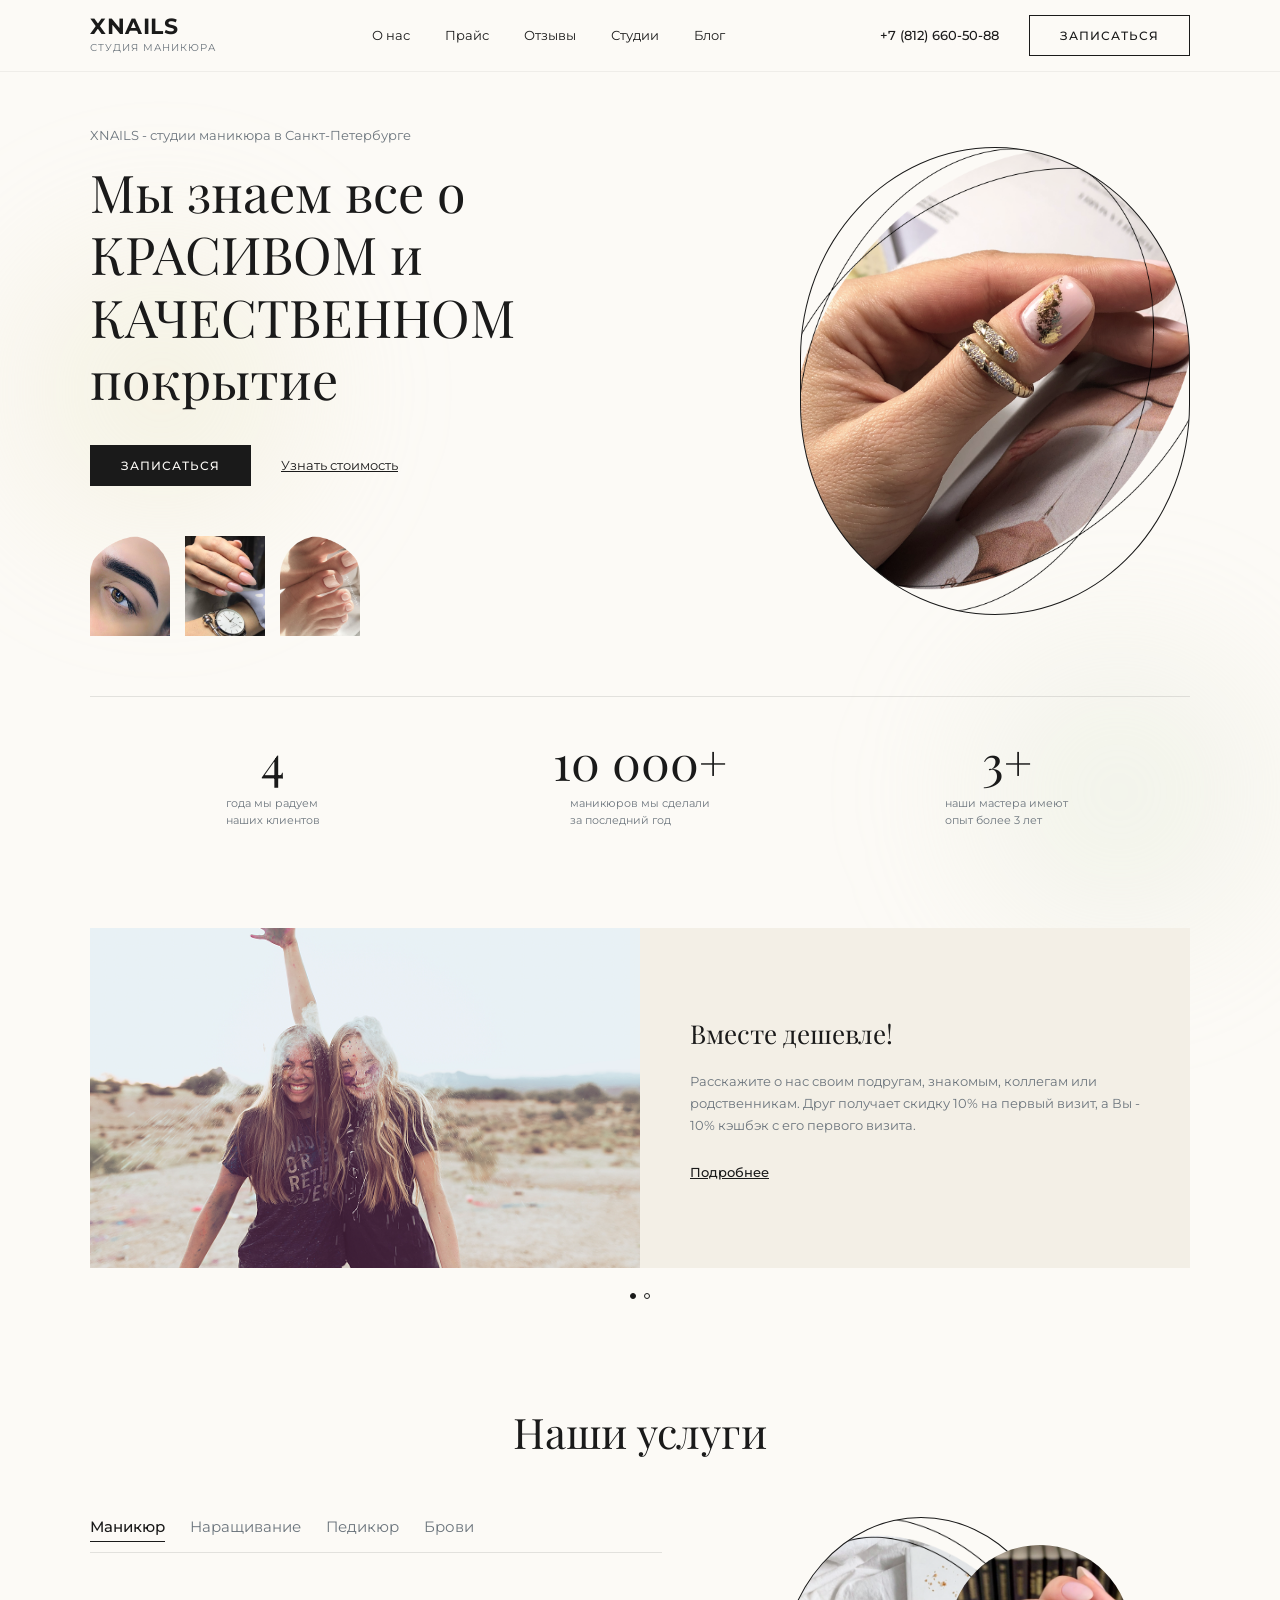
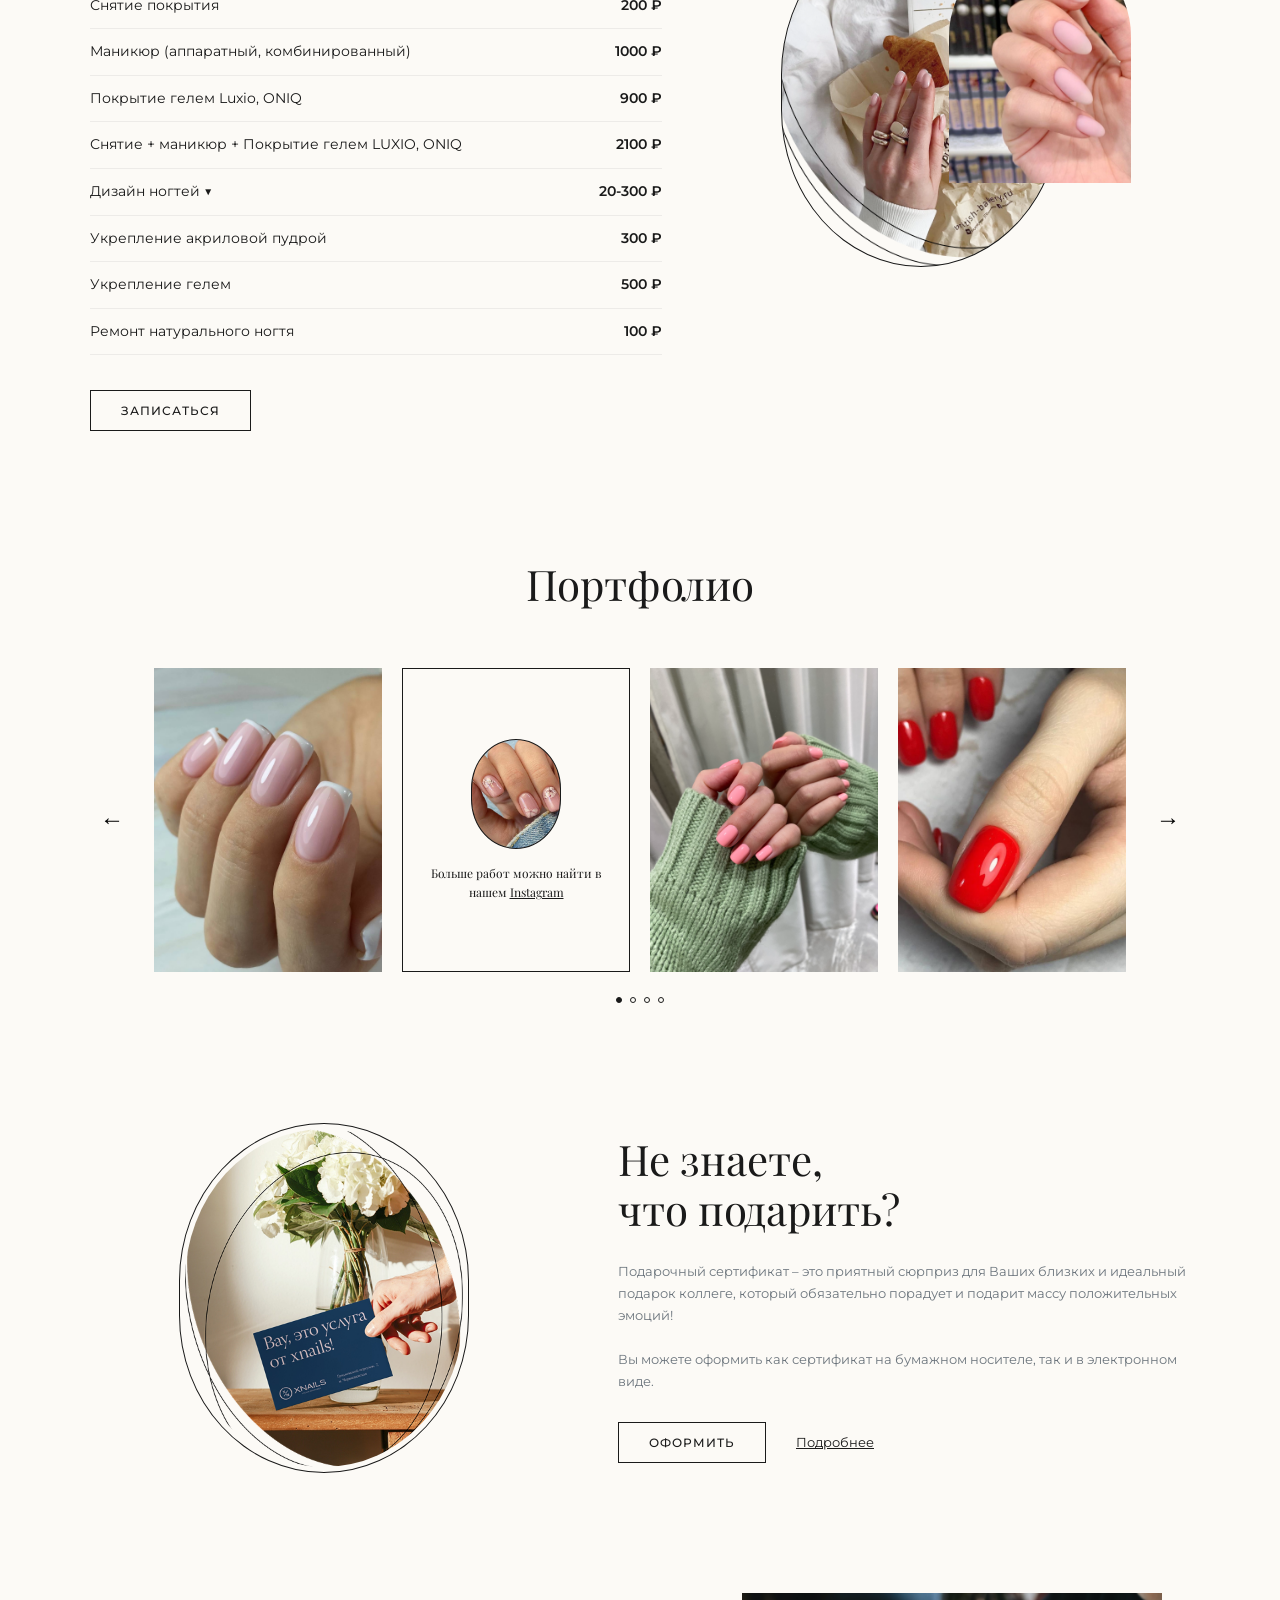
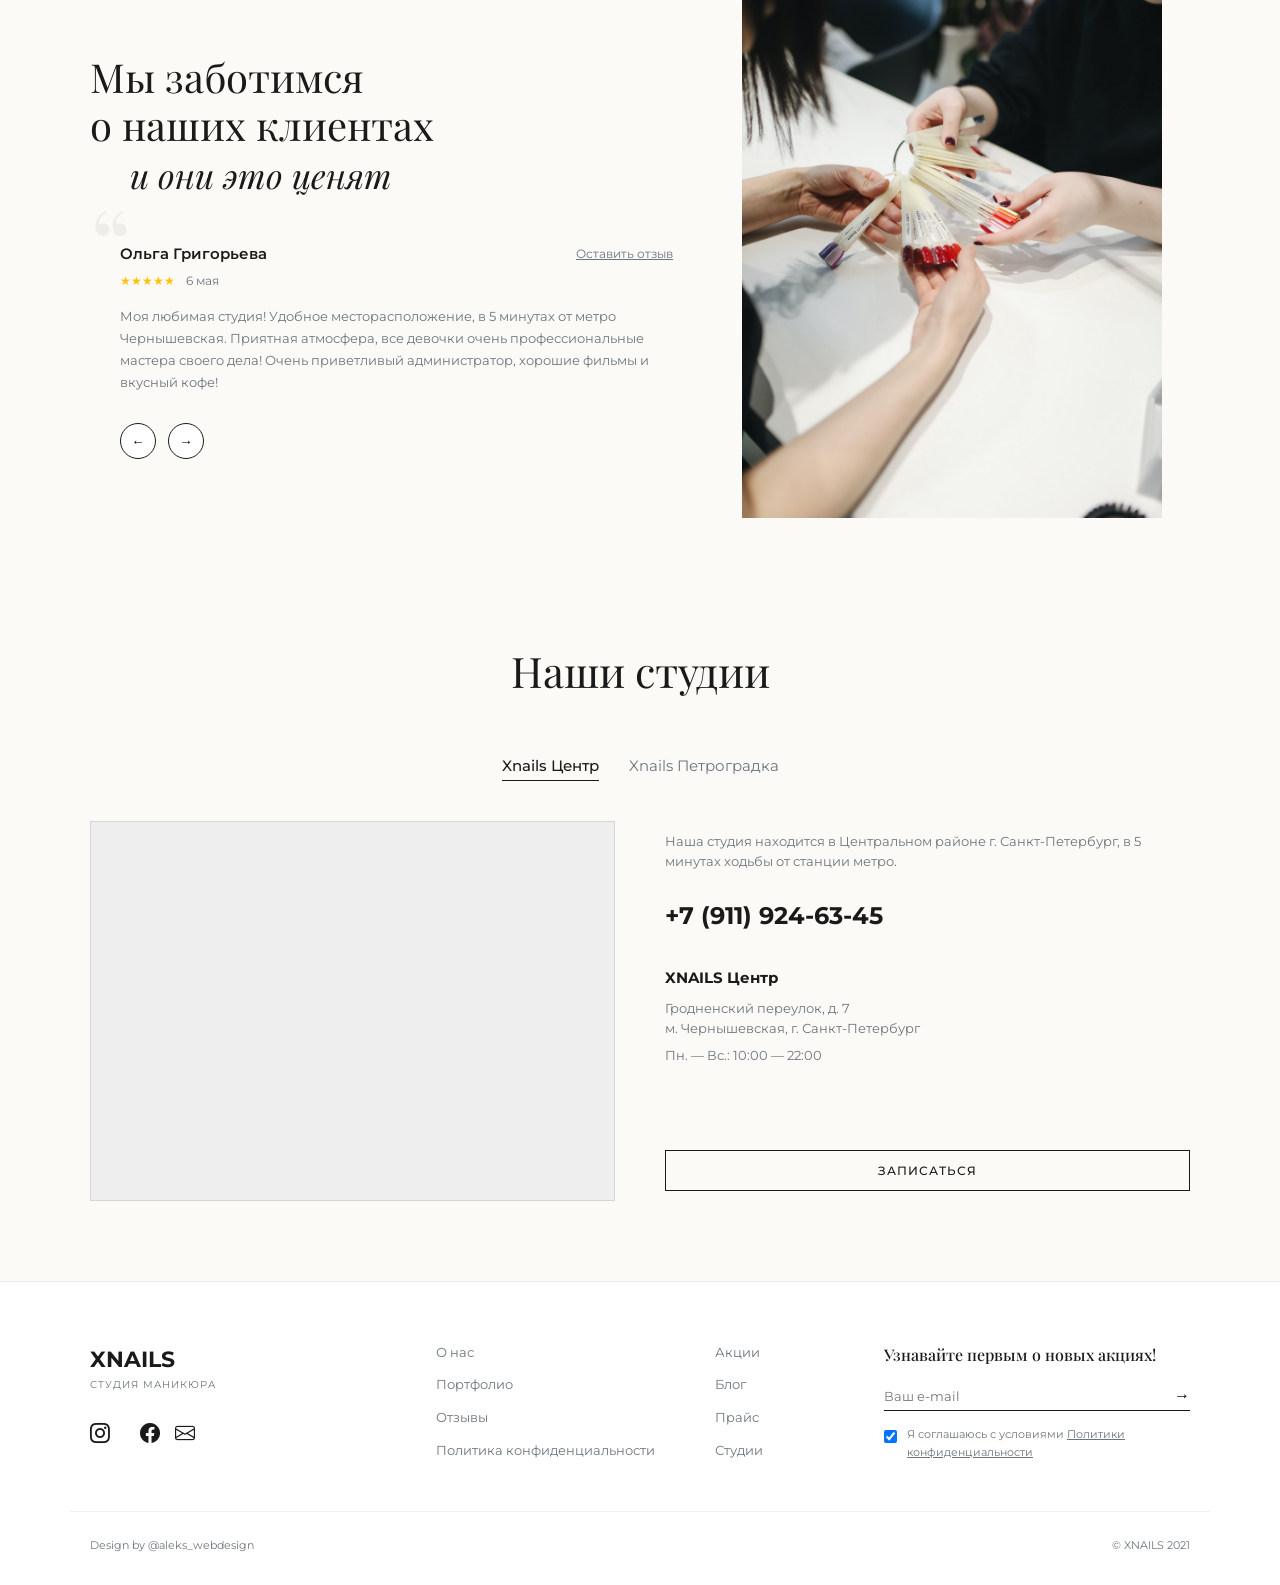
<file: manual-layout/index.html>
<!DOCTYPE html>
<html lang="ru">
<head>
    <meta charset="UTF-8">
    <meta name="viewport" content="width=device-width, initial-scale=1.0">
    <title>XNAILS — студии маникюра в Санкт-Петербурге</title>
    <link rel="preconnect" href="https://fonts.googleapis.com">
    <link rel="preconnect" href="https://fonts.gstatic.com" crossorigin>
    <link href="https://fonts.googleapis.com/css2?family=Montserrat:wght@300;400;500;600;700&family=Playfair+Display:ital,wght=0,400;0,500;1,400&display=swap" rel="stylesheet">
    <link rel="stylesheet" href="https://cdn.jsdelivr.net/npm/bootstrap-icons@1.11.3/font/bootstrap-icons.min.css">
    <link rel="stylesheet" href="style.css">
    <script src="https://api-maps.yandex.ru/2.1/?lang=ru_RU"></script>
</head>
<body>

    <header class="header">
        <div class="container header__container">
            <a href="#" class="logo">
                <span class="logo__main">XNAILS</span>
                <span class="logo__sub">студия маникюра</span>
            </a>

            <button class="burger-menu" id="burgerToggle" aria-label="Открыть меню">
                <span></span>
                <span></span>
                <span></span>
            </button>

            <nav class="nav" id="mobileNav">
                <ul class="nav__list">
                    <li><a href="#about" class="nav__link">О нас</a></li>
                    <li><a href="#services" class="nav__link">Прайс</a></li>
                    <li><a href="#portfolio" class="nav__link">Отзывы</a></li>
                    <li><a href="#studios" class="nav__link">Студии</a></li>
                    <li><a href="#footer" class="nav__link">Блог</a></li>
                </ul>
            </nav>

            <div class="header__actions">
                <a href="tel:+78126605088" class="header__phone">+7 (812) 660-50-88</a>
                <button class="btn btn--outline" id="headerOrderBtn">Записаться</button>
            </div>
        </div>
    </header>

    <section class="hero" id="about">
        <div class="glow-blur glow-blur--yellow" style="top: 10%; left: -5%;"></div>
        <div class="glow-blur glow-blur--green" style="top: 60%; right: -5%;"></div>
        
        <div class="container hero__container">
            <div class="hero__content">
                <p class="hero__subtitle">XNAILS - студии маникюра в Санкт-Петербурге</p>
                <h1 class="hero__title">Мы знаем все о КРАСИВОМ и КАЧЕСТВЕННОМ покрытие</h1>
                
                <div class="hero__btns">
                    <button class="btn btn--dark" id="heroOrderBtn">Записаться</button>
                    <a href="#services" class="hero__link-more">Узнать стоимость</a>
                </div>

                <div class="hero__thumbs">
                    <img src="images/1.png" alt="Брови" class="hero__thumb-img">
                    <img src="images/2.png" alt="Маникюр" class="hero__thumb-img hero__thumb-img--rect">
                    <img src="images/3.png" alt="Педикюр" class="hero__thumb-img">
                </div>
            </div>

            <div class="hero__visual">
                <div class="hero__main-oval" style="background-image: url('images/main.png');"></div>
            </div>
        </div>

        <div class="container">
            <div class="metrics">
                <div class="metrics__item">
                    <span class="metrics__num">4</span>
                    <p class="metrics__text">года мы радуем<br>наших клиентов</p>
                </div>
                <div class="metrics__item">
                    <span class="metrics__num">10 000+</span>
                    <p class="metrics__text">маникюров мы сделали<br>за последний год</p>
                </div>
                <div class="metrics__item">
                    <span class="metrics__num">3+</span>
                    <p class="metrics__text">наши мастера имеют<br>опыт более 3 лет</p>
                </div>
            </div>
        </div>
    </section>

    <section class="promo">
        <div class="container">
            <div class="promo-banner" id="promoBanner">
                <div class="promo-banner__image" id="promoImage" style="background-image: url('images/free.png');"></div>
                <div class="promo-banner__content">
                    <h2 class="promo-banner__title" id="promoTitle">Вместе дешевле!</h2>
                    <p class="promo-banner__text" id="promoText">Расскажите о нас своим подругам, знакомым, коллегам или родственникам. Друг получает скидку 10% на первый визит, а Вы - 10% кэшбэк с его первого визита.</p>
                    <a href="#" class="promo-banner__link">Подробнее</a>
                </div>
            </div>
            <div class="promo__dots" id="promoDots">
                <span class="dot active" data-slide="0"></span>
                <span class="dot" data-slide="1"></span>
            </div>
        </div>
    </section>

    <section class="services" id="services">
        <div class="container">
            <h2 class="section-title">Наши услуги</h2>
            
            <div class="services__content-grid">
                <div class="services__table-side">
                    <div class="services__tabs" id="servicesTabs">
                        <button class="services__tab-btn active" data-cat="manicure">Маникюр</button>
                        <button class="services__tab-btn" data-cat="extension">Наращивание</button>
                        <button class="services__tab-btn" data-cat="pedicure">Педикюр</button>
                        <button class="services__tab-btn" data-cat="brows">Брови</button>
                    </div>

                    <div class="services__list" id="priceList">
                        </div>

                    <button class="btn btn--outline services__order-btn">Записаться</button>
                </div>

                <div class="services__visual-collage">
                    <div class="collage-oval" style="background-image: url('images/ellipse.png');"></div>
                    <div class="collage-rect" style="background-image: url('images/foto.png');"></div>
                </div>
            </div>
        </div>
    </section>

    <section class="portfolio" id="portfolio">
        <div class="container">
            <h2 class="section-title">Портфолио</h2>
            
            <div class="portfolio__slider-wrapper">
                <button class="portfolio__arrow portfolio__arrow--prev" id="portPrev">←</button>
                
                <div class="portfolio__viewport">
                    <div class="portfolio__track" id="portTrack">
                        <div class="portfolio__slide">
                            <div class="portfolio__img" style="background-image: url('images/1.1.png');"></div>
                        </div>
                        <div class="portfolio__slide">
                            <div class="portfolio__insta-card">
                                <div class="portfolio__insta-oval" style="background-image: url('images/2.2.png');"></div>
                                <p class="portfolio__insta-text">Больше работ можно найти в нашем <a href="#">Instagram</a></p>
                            </div>
                        </div>
                        <div class="portfolio__slide">
                            <div class="portfolio__img" style="background-image: url('images/3.3.png');"></div>
                        </div>
                        <div class="portfolio__slide">
                            <div class="portfolio__img" style="background-image: url('images/4.4.png');"></div>
                        </div>
                    </div>
                </div>

                <button class="portfolio__arrow portfolio__arrow--next" id="portNext">→</button>
            </div>

            <div class="portfolio__dots" id="portDots">
                <span class="dot active"></span>
                <span class="dot"></span>
                <span class="dot"></span>
                <span class="dot"></span>
            </div>
        </div>
    </section>

    <section class="gift">
        <div class="container gift__container">
            <div class="gift__visual">
                <div class="gift__oval-frame">
                    <div class="gift__oval-img" style="background-image: url('images/sertif.png');"></div>
                </div>
            </div>
            <div class="gift__content">
                <h2 class="gift__title">Не знаете,<br>что подарить?</h2>
                <p class="gift__text">Подарочный сертификат – это приятный сюрприз для Ваших близких и идеальный подарок коллеге, который обязательно порадует и подарит массу положительных эмоций!<br><br>Вы можете оформить как сертификат на бумажном носителе, так и в электронном виде.</p>
                <div class="gift__actions">
                    <button class="btn btn--outline">Оформить</button>
                    <a href="#" class="gift__link-more">Подробнее</a>
                </div>
            </div>
        </div>
    </section>

    <section class="reviews">
        <div class="container reviews__container">
            <div class="reviews__content">
                <h2 class="reviews__title">Мы заботимся<br>о наших клиентах<br><span>и они это ценят</span></h2>
                
                <div class="reviews__box-wrapper">
                    <span class="reviews__quote">“</span>
                    <div id="reviewBox">
                        </div>
                    <div class="reviews__nav">
                        <button class="reviews__arrow" id="revPrev">←</button>
                        <button class="reviews__arrow" id="revNext">→</button>
                    </div>
                </div>
            </div>
            <div class="reviews__visual">
                <div class="reviews__main-img" style="background-image: url('images/proces.png');"></div>
            </div>
        </div>
    </section>

    <section class="studios" id="studios">
        <div class="container">
            <h2 class="section-title">Наши студии</h2>
            
            <div class="studios__tabs" id="studioTabs">
                <button class="studios__tab-btn active" data-studio="center">Xnails Центр</button>
                <button class="studios__tab-btn" data-studio="petro">Xnails Петроградка</button>
            </div>

            <div class="studios__grid">
                <div class="studios__map-side">
                    <div id="ymapContainer" class="studios__map-canvas"></div>
                </div>
                <div class="studios__info-side">
                    <div class="studios__info" id="studioInfoBlock">
                        <p class="studios__desc" id="studioDesc">Наша студия находится в Центральном районе г. Санкт-Петербург, в 5 минутах ходьбы от станции метро.</p>
                        <a href="tel:+79119246345" class="studios__phone" id="studioPhone">+7 (911) 924-63-45</a>
                        <div class="studios__meta">
                            <strong id="studioTitle">XNAILS Центр</strong>
                            <p id="studioAddress">Гродненский переулок, д. 7<br>м. Чернышевская, г. Санкт-Петербург</p>
                            <p id="studioHours">Пн. — Вс.: 10:00 — 22:00</p>
                        </div>
                    </div>
                    <button class="btn btn--outline studios__order-btn">Записаться</button>
                </div>
            </div>
        </div>
    </section>

    <footer class="footer" id="footer">
        <div class="container footer__grid">
            <div class="footer__col-brand">
                <span class="footer__logo-main">XNAILS</span>
                <span class="footer__logo-sub">СТУДИЯ МАНИКЮРА</span>
                
                <div class="footer__socials">
                    <a href="#" class="footer__social-link" aria-label="Instagram"><i class="bi bi-instagram"></i></a>
                    <a href="#" class="footer__social-link" aria-label="VK"><i class="bi bi-vk"></i></a>
                    <a href="#" class="footer__social-link" aria-label="Facebook"><i class="bi bi-facebook"></i></a>
                    <a href="mailto:info@xnails.ru" class="footer__social-link" aria-label="Email"><i class="bi bi-envelope"></i></a>
                </div>
            </div>

            <div class="footer__col-links">
                <div class="footer__nav-wrapper">
                    <div class="footer__nav-col">
                        <a href="#about" class="footer__link">О нас</a>
                        <a href="#portfolio" class="footer__link">Портфолио</a>
                        <a href="#portfolio" class="footer__link">Отзывы</a>
                        <a href="#" class="footer__link">Политика конфиденциальности</a>
                    </div>
                    <div class="footer__nav-col">
                        <a href="#" class="footer__link">Акции</a>
                        <a href="#" class="footer__link">Блог</a>
                        <a href="#services" class="footer__link">Прайс</a>
                        <a href="#studios" class="footer__link">Студии</a>
                    </div>
                </div>
            </div>

            <div class="footer__col-form">
                <h3 class="footer__subscribe-title">Узнавайте первым о новых акциях!</h3>
                <form class="subscribe-form" onsubmit="return false;">
                    <div class="subscribe-form__field">
                        <input type="email" class="subscribe-form__input" placeholder="Ваш e-mail" required>
                        <button type="submit" class="subscribe-form__submit-btn">→</button>
                    </div>
                    <label class="subscribe-form__checkbox-label">
                        <input type="checkbox" required checked>
                        <span>Я соглашаюсь с условиями <a href="#">Политики конфиденциальности</a></span>
                    </label>
                </form>
            </div>
        </div>
        <div class="container footer__bottom">
            <p>Design by @aleks_webdesign</p>
            <p>© XNAILS 2021</p>
        </div>
    </footer>

    <div class="modal-overlay" id="modalOrder">
        <div class="modal-box">
            <button class="modal-box__close" id="modalClose">×</button>
            <h3 class="modal-box__title">Онлайн-запись XNAILS</h3>
            <form class="modal-box__form" onsubmit="return false;">
                <input type="text" placeholder="Ваше имя" class="modal-box__input" required>
                <input type="tel" placeholder="Номер телефона" class="modal-box__input" required>
                <button type="submit" class="btn btn--dark modal-box__btn">ЗАПИСАТЬСЯ</button>
            </form>
        </div>
    </div>

    <script src="script.js"></script>
</body>
</html>
</file>
<file: manual-layout/style.css>
/* ==========================================================================
   БАЗОВЫЕ НАСТРОЙКИ, АДАПТИВНОСТЬ И СВЕЧЕНИЯ
   ========================================================================== */
html {
    scroll-behavior: smooth;
    scroll-padding-top: 90px;
}

:root {
    --bg-main: #FCFAF6;
    --text-color: #1A1A1A;
    --text-muted: #6C757D;
    --font-sans: 'Montserrat', sans-serif;
    --font-serif: 'Playfair Display', 'Times New Roman', serif;
}

* {
    box-sizing: border-box;
    margin: 0;
    padding: 0;
}

body {
    background-color: var(--bg-main);
    color: var(--text-color);
    font-family: var(--font-sans);
    font-size: 14px;
    line-height: 1.6;
    padding-top: 85px; 
}

body.no-scroll { 
    overflow: hidden; 
}

.container { 
    max-width: 1140px; 
    margin: 0 auto; 
    padding: 0 20px; 
    position: relative;
    z-index: 2;
}

img { 
    max-width: 100%; 
    display: block; 
}

/* Свечения фона */
.glow-blur {
    position: absolute;
    width: 450px;
    height: 450px;
    filter: blur(50px);
    pointer-events: none;
    z-index: 1;
    border-radius: 50%;
}
.glow-blur--yellow { background: radial-gradient(circle, rgba(230, 225, 185, 0.35) 0%, rgba(252,250,246,0) 70%); }
.glow-blur--green { background: radial-gradient(circle, rgba(215, 225, 200, 0.3) 0%, rgba(252,250,246,0) 70%); }

/* Кнопки */
.btn {
    display: inline-block;
    border: 1px solid var(--text-color);
    background: none;
    padding: 12px 30px;
    font-family: var(--font-sans);
    font-size: 12px;
    font-weight: 500;
    text-transform: uppercase;
    letter-spacing: 1px;
    cursor: pointer;
    transition: all 0.3s ease;
    border-radius: 0;
}
.btn--dark { background-color: var(--text-color); color: var(--bg-main); }
.btn--dark:hover { background-color: transparent; color: var(--text-color); }
.btn--outline { color: var(--text-color); background-color: transparent; }
.btn--outline:hover { background-color: var(--text-color); color: var(--bg-main); }

.section-title {
    font-family: var(--font-serif);
    font-size: clamp(28px, 3.5vw, 42px);
    font-weight: 400;
    text-align: center;
    margin-bottom: 50px;
}

/* ==========================================================================
   ШАПКА (HEADER) И БУРГЕР МЕНЮ
   ========================================================================== */
.header {
    position: fixed;
    top: 0; left: 0; width: 100%;
    background-color: rgba(252, 250, 246, 0.95);
    backdrop-filter: blur(10px);
    box-shadow: 0 1px 0px rgba(0,0,0,0.05);
    z-index: 1000;
    padding: 15px 0;
}
.header__container {
    display: flex;
    align-items: center;
    justify-content: space-between;
}

.logo {
    display: flex;
    flex-direction: column;
    text-decoration: none;
    color: var(--text-color);
}
.logo__main { font-weight: 700; font-size: 22px; letter-spacing: 0.5px; line-height: 1; }
.logo__sub { font-size: 10px; text-transform: uppercase; color: var(--text-muted); letter-spacing: 1px; margin-top: 2px; }

.nav__list {
    display: flex;
    list-style: none;
    gap: 35px;
}
.nav__link {
    text-decoration: none;
    color: var(--text-color);
    font-size: 13px;
    font-weight: 400;
    position: relative;
    transition: color 0.3s ease, transform 0.1s ease;
    display: inline-block;
}
.nav__link::after {
    content: ''; position: absolute; width: 100%; height: 1px; bottom: -3px; left: 0;
    background-color: var(--text-color); transform: scaleX(0); transition: transform 0.25s ease;
}
.nav__link:hover::after { transform: scaleX(1); }
.nav__link:active { transform: scale(0.96); }

.header__actions { display: flex; align-items: center; gap: 30px; }
.header__phone { text-decoration: none; color: var(--text-color); font-weight: 500; font-size: 13px; }

/* Стили кнопки бургера */
.burger-menu {
    display: none;
    flex-direction: column;
    justify-content: space-between;
    width: 26px; height: 18px;
    background: none; border: none;
    cursor: pointer; z-index: 2000;
}
.burger-menu span {
    width: 100%; height: 2px;
    background-color: var(--text-color);
    transition: all 0.3s ease-in-out;
}

/* Анимация превращения бургера в крестик */
.burger-menu.active span:nth-child(1) { transform: translateY(8px) rotate(45deg); }
.burger-menu.active span:nth-child(2) { opacity: 0; }
.burger-menu.active span:nth-child(3) { transform: translateY(-8px) rotate(-45deg); }

/* ==========================================================================
   ПЕРВЫЙ ЭКРАН (HERO)
   ========================================================================== */
.hero {
    padding: 40px 0 60px;
    position: relative;
}
.hero__container {
    display: grid;
    grid-template-columns: 1.1fr 0.9fr;
    gap: 40px;
    align-items: center;
    margin-bottom: 60px;
}
.hero__subtitle { font-size: 13px; color: var(--text-muted); margin-bottom: 15px; }
.hero__title {
    font-family: var(--font-serif);
    font-size: clamp(32px, 4.2vw, 52px);
    font-weight: 400;
    line-height: 1.2;
    margin-bottom: 35px;
}
.hero__btns { display: flex; align-items: center; gap: 30px; margin-bottom: 50px; }
.hero__link-more { color: var(--text-color); font-size: 13px; transition: opacity 0.2s; }
.hero__link-more:hover { opacity: 0.7; }

.hero__thumbs { display: flex; gap: 15px; }
.hero__thumb-img { width: 80px; height: 100px; border-radius: 40px 40px 0 0; object-fit: cover; }
.hero__thumb-img--rect { border-radius: 0; }

.hero__visual { display: flex; justify-content: flex-end; }
.hero__main-oval {
    width: 100%; max-width: 390px; aspect-ratio: 1 / 1.2;
    border: 1px solid var(--text-color); border-radius: 50% / 45%;
    background-position: center; background-size: cover; background-repeat: no-repeat;
}

/* Метрики */
.metrics {
    display: grid;
    grid-template-columns: repeat(3, 1fr);
    border-top: 1px solid rgba(0,0,0,0.1);
    padding-top: 40px;
    text-center: center;
}
.metrics__item { display: flex; flex-direction: column; align-items: center; }
.metrics__num { font-family: var(--font-serif); font-size: clamp(28px, 4vw, 48px); line-height: 1; margin-bottom: 10px; }
.metrics__text { font-size: 11px; color: var(--text-muted); line-height: 1.5; }

/* ==========================================================================
   СЛАЙДЕР АКЦИЙ (PROMO)
   ========================================================================== */
.promo { padding: 40px 0; }
.promo-banner {
    display: flex;
    background-color: #F3EFE6;
    min-height: 340px;
    align-items: center;
}
.promo-banner__image {
    flex: 0 0 50%; height: 340px;
    background-size: cover; background-position: center;
}
.promo-banner__content { flex: 0 0 50%; padding: 40px 50px; }
.promo-banner__title { font-family: var(--font-serif); font-size: 26px; font-weight: 400; margin-bottom: 15px; }
.promo-banner__text { color: var(--text-muted); font-size: 13px; line-height: 1.7; margin-bottom: 25px; }
.promo-banner__link { color: var(--text-color); font-weight: 500; font-size: 13px; }

.promo__dots, .portfolio__dots {
    display: flex; justify-content: center; gap: 8px; margin-top: 25px;
}
.dot {
    width: 6px; height: 6px; border-radius: 50%; border: 1px solid var(--text-color); cursor: pointer; transition: all 0.2s;
}
.dot.active { background-color: var(--text-color); }

/* ==========================================================================
   УСЛУГИ И ЦЕНЫ
   ========================================================================== */
.services { padding: 60px 0; }
.services__content-grid {
    display: grid; grid-template-columns: 1.1fr 0.9fr; gap: 60px; align-items: flex-start;
}
.services__tabs {
    display: flex; gap: 25px; border-bottom: 1px solid rgba(0,0,0,0.1); padding-bottom: 10px; margin-bottom: 30px;
}
.services__tab-btn, .studios__tab-btn {
    background: none; border: none; font-family: var(--font-sans); font-size: 15px;
    color: var(--text-muted); cursor: pointer; padding-bottom: 5px; transition: color 0.3s;
}
.services__tab-btn.active, .studios__tab-btn.active {
    color: var(--text-color); border-bottom: 1px solid var(--text-color); font-weight: 500;
}

.services__list { margin-bottom: 35px; }
.services__row {
    display: flex; justify-content: space-between; padding: 12px 0; border-bottom: 1px solid rgba(0,0,0,0.06); font-size: 13.5px;
}
.services__price { font-weight: 600; }

.services__visual-collage {
    position: relative; width: 100%; max-width: 350px; aspect-ratio: 1/1; margin: 0 auto;
}
.collage-oval {
    width: 80%; height: 100%; border: 1px solid var(--text-color); border-radius: 50% / 45%;
    background-size: cover; background-position: center; position: absolute; left: 0; bottom: 0; z-index: 1;
}
.collage-rect {
    width: 52%; height: 68%; border-radius: 100px 100px 0 0;
    background-size: cover; background-position: center; position: absolute; right: 0; top: 8%; z-index: 2;
}

/* ==========================================================================
   ПОРТФОЛИО СЛАЙДЕР
   ========================================================================== */
.portfolio { padding: 60px 0; }
.portfolio__slider-wrapper {
    display: flex; align-items: center; gap: 20px; position: relative;
}
.portfolio__viewport { overflow: hidden; width: 100%; }
.portfolio__track { display: flex; gap: 20px; transition: transform 0.4s ease-in-out; }
.portfolio__slide { min-width: calc(25% - 15px); width: calc(25% - 15px); flex-shrink: 0; }

.portfolio__img { width: 100%; aspect-ratio: 3 / 4; background-size: cover; background-position: center; }
.portfolio__insta-card {
    width: 100%; aspect-ratio: 3 / 4; border: 1px solid var(--text-color);
    display: flex; flex-direction: column; align-items: center; justify-content: center; padding: 20px; text-align: center;
}
.portfolio__insta-oval {
    width: 90px; height: 110px; border-radius: 50% / 45%; border: 1px solid var(--text-color);
    background-size: cover; background-position: center; margin-bottom: 15px;
}
.portfolio__insta-text { font-family: var(--font-serif); font-size: 12px; }
.portfolio__insta-text a { color: var(--text-color); }

.portfolio__arrow {
    background: none; border: none; font-size: 24px; cursor: pointer; padding: 10px; z-index: 10;
}

/* ==========================================================================
   СЕРТИФИКАТЫ И ПОДАРКИ
   ========================================================================== */
.gift { padding: 60px 0; }
.gift__container { display: grid; grid-template-columns: 0.9fr 1.1fr; gap: 60px; align-items: center; }
.gift__visual { display: flex; justify-content: center; }
.gift__oval-frame {
    width: 290px; height: 350px; border: 1px solid var(--text-color); border-radius: 50% / 45%; padding: 5px;
}
.gift__oval-img { width: 100%; height: 100%; border-radius: 50% / 45%; background-size: cover; background-position: center; }
.gift__title { font-family: var(--font-serif); font-size: clamp(30px, 4vw, 42px); font-weight: 400; line-height: 1.2; margin-bottom: 25px; }
.gift__text { color: var(--text-muted); font-size: 13px; line-height: 1.7; margin-bottom: 30px; }
.gift__actions { display: flex; align-items: center; gap: 30px; }
.gift__link-more { color: var(--text-color); font-size: 13px; }

/* ==========================================================================
   ОТЗЫВЫ (REVIEWS)
   ========================================================================== */
.reviews { padding: 60px 0; }
.reviews__container { display: grid; grid-template-columns: 1.1fr 0.9fr; gap: 40px; align-items: center; }
.reviews__title { font-family: var(--font-serif); font-size: clamp(28px, 3.5vw, 40px); font-weight: 400; line-height: 1.2; margin-bottom: 45px; }
.reviews__title span { font-style: italic; font-size: 0.85em; margin-left: 40px; }

.reviews__box-wrapper { position: relative; padding-left: 30px; }
.reviews__quote {
    font-family: var(--font-serif); font-size: 100px; color: rgba(0,0,0,0.05);
    position: absolute; left: 0px; top: -50px; line-height: 1;
}
.reviews__name-row { display: flex; justify-content: space-between; align-items: center; margin-bottom: 5px; }
.reviews__name { font-size: 15px; font-weight: 600; }
.reviews__write-link { color: var(--text-muted); font-size: 12px; }
.reviews__stars { color: #FFC107; font-size: 12px; margin-bottom: 15px; }
.reviews__stars span { color: var(--text-muted); margin-left: 8px; }
.reviews__body { color: var(--text-muted); font-size: 13px; line-height: 1.7; }

.reviews__nav { display: flex; gap: 12px; margin-top: 30px; }
.reviews__arrow {
    width: 36px; height: 36px; border: 1px solid var(--text-color); border-radius: 50%;
    background: #fff; cursor: pointer; display: flex; align-items: center; justify-content: center; transition: all 0.2s;
}
.reviews__arrow:hover { background-color: var(--text-color); color: #fff; }

.reviews__visual { display: flex; justify-content: center; }
.reviews__main-img {
    width: 100%; max-width: 420px; aspect-ratio: 4/5; background-size: cover; background-position: center;
}

/* ==========================================================================
   СТУДИИ И КАРТА
   ========================================================================== */
.studios { padding: 60px 0 80px; }
.studios__tabs { display: flex; justify-content: center; gap: 30px; margin-bottom: 40px; }
.studios__grid { display: grid; grid-template-columns: 1fr 1fr; gap: 50px; }
.studios__map-canvas { width: 100%; height: 380px; border: 1px solid rgba(0,0,0,0.1); background-color: #eee; }

.studios__info-side { display: flex; flex-direction: column; justify-content: space-between; padding: 10px 0; }
.studios__info { transition: opacity 0.3s ease; }
.studios__desc { color: var(--text-muted); font-size: 13px; margin-bottom: 25px; }
.studios__phone { display: block; font-size: 24px; font-weight: 700; color: var(--text-color); text-decoration: none; margin-bottom: 30px; }
.studios__meta strong { display: block; font-size: 15px; margin-bottom: 8px; }
.studios__meta p { color: var(--text-muted); font-size: 13px; margin-bottom: 6px; }

/* ==========================================================================
   ПОДВАЛ (FOOTER) С КАСТОРМНЫМИ ИКОНКАМИ
   ========================================================================== */
.footer {
    background-color: #fff; border-top: 1px solid rgba(0,0,0,0.08); padding: 60px 0 30px;
}
.footer__grid { display: grid; grid-template-columns: 0.9fr 1.2fr 0.9fr; gap: 40px; margin-bottom: 50px; }
.footer__logo-main { font-weight: 700; font-size: 22px; display: block; }
.footer__logo-sub { font-size: 10px; color: var(--text-muted); letter-spacing: 1px; display: block; margin-bottom: 25px; }

.footer__socials { display: flex; gap: 15px; }
.footer__social-link {
    color: var(--text-color); font-size: 20px; transition: all 0.2s ease; display: inline-block;
}
.footer__social-link:hover { opacity: 0.6; transform: translateY(-2px); }

.footer__nav-wrapper { display: flex; gap: 60px; }
.footer__nav-col { display: flex; flex-direction: column; gap: 12px; }
.footer__link { color: var(--text-muted); text-decoration: none; font-size: 13px; transition: color 0.2s; }
.footer__link:hover { color: var(--text-color); }

.footer__subscribe-title { font-family: var(--font-serif); font-size: 16px; font-weight: 500; margin-bottom: 20px; }
.subscribe-form__field {
    display: flex; border-bottom: 1px solid var(--text-color); padding-bottom: 5px; margin-bottom: 15px;
}
.subscribe-form__input {
    border: none; background: transparent; width: 100%; outline: none; font-family: var(--font-sans); font-size: 13px;
}
.subscribe-form__submit-btn { background: none; border: none; font-size: 16px; cursor: pointer; }
.subscribe-form__checkbox-label { display: flex; gap: 10px; align-items: flex-start; cursor: pointer; }
.subscribe-form__checkbox-label input { margin-top: 4px; }
.subscribe-form__checkbox-label span { font-size: 11px; color: var(--text-muted); }
.subscribe-form__checkbox-label a { color: var(--text-muted); }

.footer__bottom {
    border-top: 1px solid rgba(0,0,0,0.06); padding-top: 25px;
    display: flex; justify-content: space-between; color: var(--text-muted); font-size: 11px;
}

/* ==========================================================================
   МОДАЛЬНОЕ ОКНО
   ========================================================================== */
.modal-overlay {
    position: fixed; top: 0; left: 0; width: 100%; height: 100%;
    background-color: rgba(0,0,0,0.4); backdrop-filter: blur(4px);
    z-index: 3000; display: none; align-items: center; justify-content: center;
}
.modal-overlay.open { display: flex; }
.modal-box {
    background-color: var(--bg-main); border: 1px solid var(--text-color);
    width: 100%; max-width: 400px; padding: 40px; position: relative; text-align: center;
}
.modal-box__close {
    position: absolute; top: 15px; right: 20px; background: none; border: none; font-size: 28px; cursor: pointer;
}
.modal-box__title { font-size: 12px; font-weight: 600; text-transform: uppercase; margin-bottom: 30px; letter-spacing: 1px; }
.modal-box__input {
    width: 100%; padding: 12px; border: 1px solid rgba(0,0,0,0.15); margin-bottom: 15px; font-family: var(--font-sans); outline: none;
}
.modal-box__input:focus { border-color: var(--text-color); }
.modal-box__btn { width: 100%; margin-top: 10px; }

/* ==========================================================================
   АДАПТИВНОСТЬ ДЛЯ МОБИЛЬНЫХ УСТРОЙСТВ (ЧИСТЫЙ CSS СДВИГ)
   ========================================================================== */
@media (max-width: 991px) {
    .portfolio__slide { min-width: calc(50% - 10px); width: calc(50% - 10px); }
    .footer__grid { grid-template-columns: 1fr; gap: 40px; text-align: center; }
    .footer__socials, .footer__nav-wrapper { justify-content: center; }
}

@media (max-width: 850px) {
    body { padding-top: 75px; }
    
    /* Бургер становится видимым */
    .burger-menu { display: flex; }
    
    /* Мобильная навигация шторкой справа налево */
    .nav {
        position: fixed; top: 0; right: -100%;
        width: 100%; height: 100vh;
        background-color: var(--bg-main);
        z-index: 1500; display: flex; align-items: center; justify-content: center;
        transition: right 0.4s ease-in-out;
        border-left: 1px solid var(--text-color);
    }
    .nav.open { right: 0; }
    .nav__list { flex-direction: column; align-items: center; gap: 30px; }
    .nav__link { font-size: 20px; font-family: var(--font-serif); }
    
    .header__actions { display: none; }
    
    /* Перестроение сеток в один столбец */
    .hero__container, .services__content-grid, .reviews__container, .studios__grid {
        grid-template-columns: 1fr; text-align: center; gap: 40px;
    }
    .hero__visual, .services__visual-collage, .reviews__visual, .gift__container {
        grid-template-columns: 1fr; justify-content: center;
    }
    .hero__btns, .gift__actions { justify-content: center; }
    .promo-banner { flex-direction: column; }
    .promo-banner__image { flex: 0 0 100%; width: 100%; min-height: 220px; }
    .promo-banner__content { flex: 0 0 100%; padding: 30px 20px; }
    .reviews__box-wrapper { padding-left: 0; padding-top: 20px; }
    .reviews__quote { left: 50%; transform: translateX(-50%); top: -40px; }
    .reviews__nav { justify-content: center; }
}

@media (max-width: 480px) {
    .portfolio__slide { min-width: 100%; width: 100%; }
    .metrics { grid-template-columns: 1fr; gap: 25px; }
}
</file>
